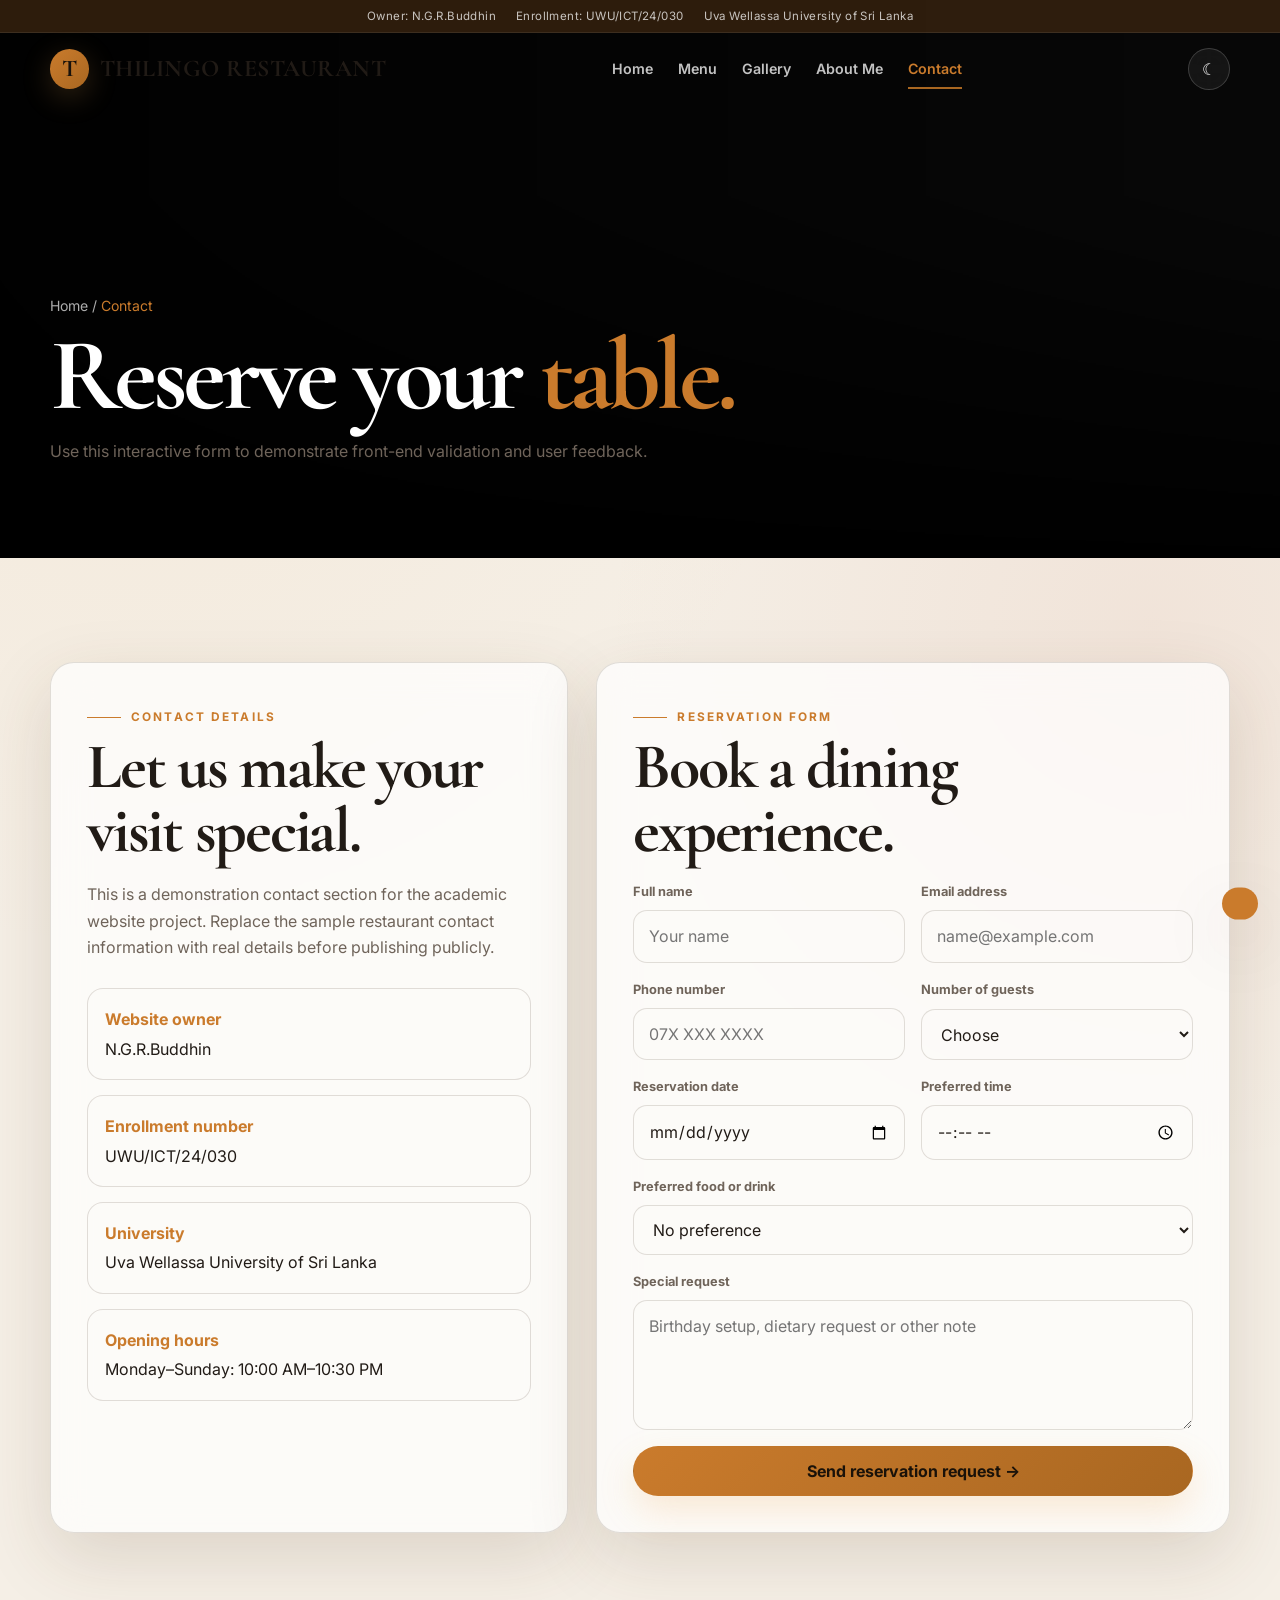
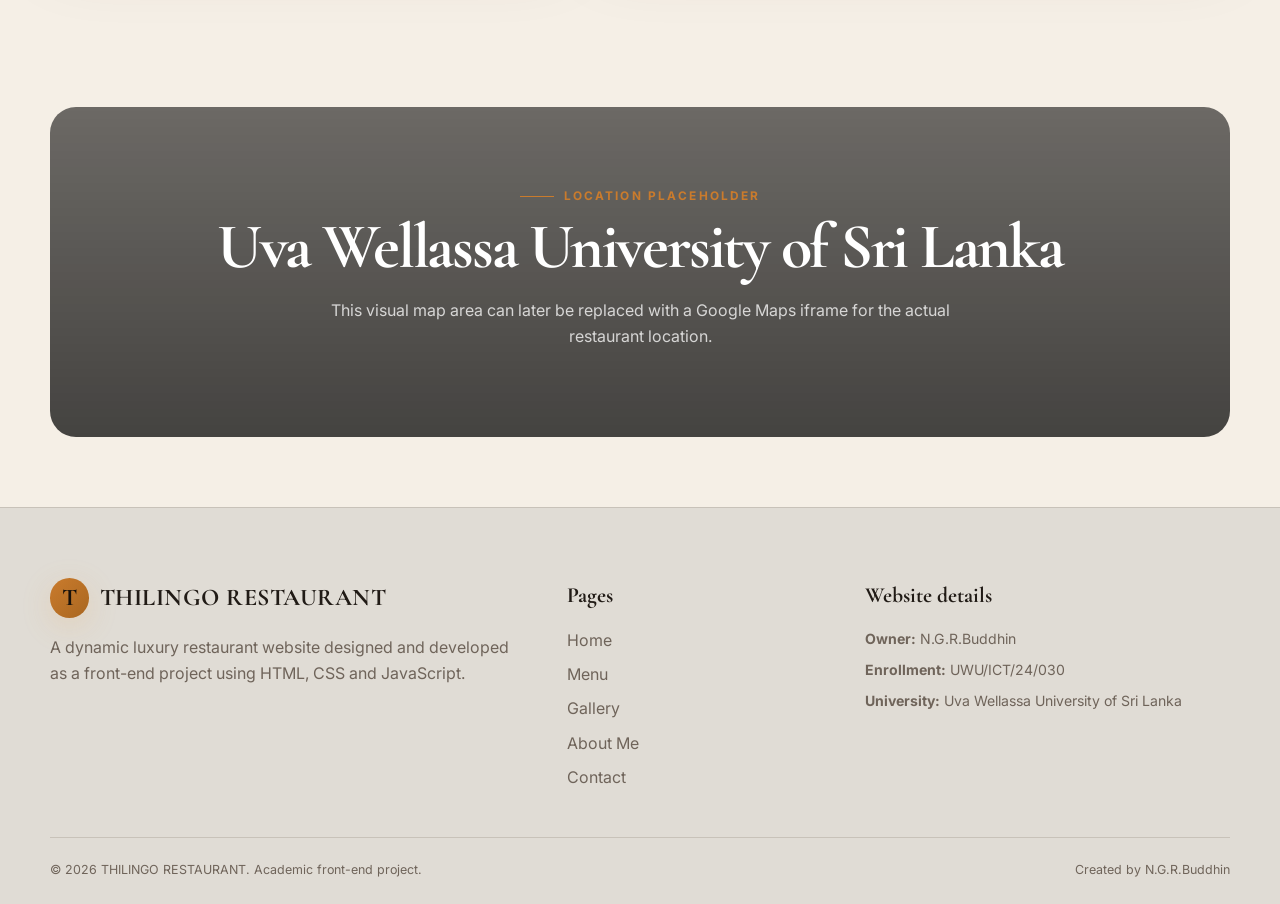
<file: contact.html>
<!DOCTYPE html>
<html lang="en" data-theme="dark">

<head>
  <meta charset="UTF-8">
  <meta name="viewport" content="width=device-width, initial-scale=1.0">
  <meta name="description" content="Contact and reservation page for Ember & Spice restaurant.">
  <title>Contact & Reservation | THILINGO RESTAURANT</title>
  <link rel="stylesheet" href="styles.css">
  <script src="script.js" defer></script>
</head>

<body data-page="contact">
  <div class="scroll-progress" aria-hidden="true"></div>
  <header class="site-header">
    <div class="identity-strip">
      <div class="container"><span>Owner: N.G.R.Buddhin</span><span>Enrollment: UWU/ICT/24/030</span><span>Uva Wellassa
          University of Sri Lanka</span></div>
    </div>
    <nav class="navbar container" aria-label="Main navigation">
      <a class="brand" href="index.html"><span class="brand-mark">T</span><span>THILINGO RESTAURANT</span></a>
      <div class="nav-links"><a data-nav="home" href="index.html">Home</a><a data-nav="menu" href="menu.html">Menu</a><a
          data-nav="gallery" href="gallery.html">Gallery</a><a data-nav="about" href="about.html">About Me</a><a
          data-nav="contact" href="contact.html">Contact</a></div>
      <div class="nav-actions"><button class="icon-btn" data-theme-toggle type="button"
          aria-label="Switch theme">☀</button><button class="icon-btn menu-toggle" data-menu-toggle type="button"
          aria-label="Open navigation" aria-expanded="false">☰</button></div>
    </nav>
  </header>

  <main>
    <section class="page-hero">
      <div class="hero-bg"
        style="background-image:url('https://images.unsplash.com/photo-1578474846511-04ba529f0b88?auto=format&fit=crop&w=2000&q=90')">
      </div>
      <div class="container">
        <div class="breadcrumb reveal"><a href="index.html">Home</a> / <span>Contact</span></div>
        <h1 class="display-title reveal delay-1">Reserve your <span class="text-gold">table.</span></h1>
        <p class="section-copy reveal delay-2">Use this interactive form to demonstrate front-end validation and user
          feedback.</p>
      </div>
    </section>

    <section class="section">
      <div class="container contact-grid">
        <aside class="contact-panel glass-card reveal from-left">
          <span class="eyebrow">Contact details</span>
          <h2 class="section-title" style="font-size:clamp(2.5rem,5vw,4rem)">Let us make your visit special.</h2>
          <p class="section-copy">This is a demonstration contact section for the academic website project. Replace the
            sample restaurant contact information with real details before publishing publicly.</p>
          <div class="contact-list">
            <div class="contact-item"><strong>Website owner</strong>N.G.R.Buddhin</div>
            <div class="contact-item"><strong>Enrollment number</strong>UWU/ICT/24/030</div>
            <div class="contact-item"><strong>University</strong>Uva Wellassa University of Sri Lanka</div>
            <div class="contact-item"><strong>Opening hours</strong>Monday–Sunday: 10:00 AM–10:30 PM</div>
          </div>
        </aside>

        <section class="form-panel glass-card reveal from-right">
          <span class="eyebrow">Reservation form</span>
          <h2 class="section-title" style="font-size:clamp(2.5rem,5vw,4rem)">Book a dining experience.</h2>
          <form id="reservationForm">
            <div class="form-grid">
              <div class="form-group"><label for="name">Full name</label><input class="form-control" id="name"
                  name="name" type="text" placeholder="Your name" required></div>
              <div class="form-group"><label for="email">Email address</label><input class="form-control" id="email"
                  name="email" type="email" placeholder="name@example.com" required></div>
              <div class="form-group"><label for="phone">Phone number</label><input class="form-control" id="phone"
                  name="phone" type="tel" placeholder="07X XXX XXXX" required></div>
              <div class="form-group"><label for="guests">Number of guests</label><select class="form-control"
                  id="guests" name="guests" required>
                  <option value="">Choose</option>
                  <option>1 guest</option>
                  <option>2 guests</option>
                  <option>3 guests</option>
                  <option>4 guests</option>
                  <option>5 guests</option>
                  <option>6+ guests</option>
                </select></div>
              <div class="form-group"><label for="date">Reservation date</label><input class="form-control" id="date"
                  name="date" type="date" required></div>
              <div class="form-group"><label for="time">Preferred time</label><input class="form-control" id="time"
                  name="time" type="time" required></div>
              <div class="form-group full"><label for="dish">Preferred food or drink</label><select class="form-control"
                  id="dish" name="dish">
                  <option>No preference</option>
                  <option>Basmathi fried rice</option>
                  <option>Bites</option>
                  <option>Samba fried rice</option>
                  <option>Fruit juice</option>
                  <option>Kottu</option>
                  <option>Milkshake</option>
                  <option>Pasta Spaghetti</option>
                  <option>Mojito</option>
                </select></div>
              <div class="form-group full"><label for="message">Special request</label><textarea class="form-control"
                  id="message" name="message" placeholder="Birthday setup, dietary request or other note"></textarea>
              </div>
              <div class="form-group full"><button class="btn btn-primary" type="submit">Send reservation request
                  →</button></div>
            </div>
          </form>
        </section>
      </div>
    </section>

    <section class="section section-sm">
      <div class="container map-card reveal">
        <div><span class="eyebrow">Location placeholder</span>
          <h2 class="section-title">Uva Wellassa University of Sri Lanka</h2>
          <p style="color:rgba(255,255,255,.76);max-width:620px;margin-inline:auto">This visual map area can later be
            replaced with a Google Maps iframe for the actual restaurant location.</p>
        </div>
      </div>
    </section>
  </main>

  <footer class="site-footer">
    <div class="container footer-grid">
      <div><a class="brand" href="index.html"><span class="brand-mark">T</span><span>THILINGO RESTAURANT</span></a>
        <p class="section-copy">A dynamic luxury restaurant website designed and developed as a front-end project using
          HTML, CSS and JavaScript.</p>
      </div>
      <div>
        <h3 class="footer-title">Pages</h3>
        <div class="footer-links"><a href="index.html">Home</a><a href="menu.html">Menu</a><a
            href="gallery.html">Gallery</a><a href="about.html">About Me</a><a href="contact.html">Contact</a></div>
      </div>
      <div>
        <h3 class="footer-title">Website details</h3>
        <div class="footer-details"><span><strong>Owner:</strong> N.G.R.Buddhin</span><span><strong>Enrollment:</strong>
            UWU/ICT/24/030</span><span><strong>University:</strong> Uva Wellassa University of Sri Lanka</span></div>
      </div>
    </div>
    <div class="container footer-bottom"><span>© <span data-year></span> THILINGO RESTAURANT. Academic front-end
        project.</span><span>Created by N.G.R.Buddhin</span></div>
  </footer>
  <div class="toast" role="status" aria-live="polite"></div>
</body>

</html>
</file>
<file: styles.css>
@import url('https://fonts.googleapis.com/css2?family=Cormorant+Garamond:wght@500;600;700&family=Inter:wght@400;500;600;700&display=swap');

:root {
  --bg: #0d0d0d;
  --bg-soft: #151515;
  --card: rgba(255,255,255,.055);
  --card-solid: #191919;
  --text: #f7f1e8;
  --muted: #b8b0a4;
  --gold: #e7a957;
  --gold-2: #ffc978;
  --accent: #b94f2f;
  --line: rgba(255,255,255,.12);
  --shadow: 0 24px 70px rgba(0,0,0,.32);
  --radius: 24px;
  --header-height: 104px;
}

[data-theme="light"] {
  --bg: #f5efe6;
  --bg-soft: #fffaf2;
  --card: rgba(255,255,255,.72);
  --card-solid: #ffffff;
  --text: #211b16;
  --muted: #6f645a;
  --gold: #a96721;
  --gold-2: #ca7b2c;
  --accent: #9e3f27;
  --line: rgba(50,35,20,.14);
  --shadow: 0 24px 70px rgba(82,56,30,.15);
}

* { box-sizing: border-box; }
html { scroll-behavior: smooth; }
body {
  margin: 0;
  color: var(--text);
  background:
    radial-gradient(circle at 10% 10%, rgba(231,169,87,.08), transparent 28%),
    radial-gradient(circle at 90% 25%, rgba(185,79,47,.07), transparent 25%),
    var(--bg);
  font-family: 'Inter', sans-serif;
  line-height: 1.65;
  overflow-x: hidden;
  transition: background .35s ease, color .35s ease;
}
body::selection { background: var(--gold); color: #111; }
a { color: inherit; text-decoration: none; }
img { display: block; max-width: 100%; }
button, input, textarea, select { font: inherit; }
button { cursor: pointer; }

.container { width: min(1180px, calc(100% - 38px)); margin-inline: auto; }
.section { padding: 104px 0; position: relative; }
.section-sm { padding: 70px 0; }
.eyebrow {
  display: inline-flex;
  align-items: center;
  gap: 10px;
  color: var(--gold-2);
  font-weight: 700;
  text-transform: uppercase;
  letter-spacing: .18em;
  font-size: .74rem;
}
.eyebrow::before { content: ''; width: 34px; height: 1px; background: currentColor; }
.display-title {
  margin: 12px 0 18px;
  max-width: 860px;
  font-family: 'Cormorant Garamond', serif;
  font-weight: 700;
  font-size: clamp(3.2rem, 8vw, 7rem);
  line-height: .88;
  letter-spacing: -.045em;
}
.section-title {
  margin: 8px 0 18px;
  font-family: 'Cormorant Garamond', serif;
  font-size: clamp(2.45rem, 5vw, 4.7rem);
  line-height: 1;
  letter-spacing: -.035em;
}
.section-copy { color: var(--muted); max-width: 690px; }
.text-gold { color: var(--gold-2); }
.muted { color: var(--muted); }
.center { text-align: center; }
.center .section-copy { margin-inline: auto; }

.scroll-progress {
  position: fixed;
  z-index: 3000;
  top: 0;
  left: 0;
  width: 0;
  height: 3px;
  background: linear-gradient(90deg, var(--gold), var(--accent));
}

.site-header {
  position: fixed;
  z-index: 2000;
  inset: 0 0 auto 0;
  transition: .3s ease;
}
.site-header.scrolled {
  background: color-mix(in srgb, var(--bg) 88%, transparent);
  backdrop-filter: blur(18px);
  box-shadow: 0 12px 40px rgba(0,0,0,.16);
}
.identity-strip {
  min-height: 32px;
  border-bottom: 1px solid rgba(255,255,255,.08);
  background: rgba(0,0,0,.28);
  color: rgba(255,255,255,.74);
  font-size: .72rem;
  letter-spacing: .035em;
}
[data-theme="light"] .identity-strip { background: rgba(55,35,15,.82); }
.identity-strip .container {
  min-height: 32px;
  display: flex;
  align-items: center;
  justify-content: center;
  gap: 20px;
  flex-wrap: wrap;
}
.navbar {
  min-height: 72px;
  display: flex;
  align-items: center;
  justify-content: space-between;
  gap: 24px;
}
.brand {
  display: inline-flex;
  align-items: center;
  gap: 11px;
  font-family: 'Cormorant Garamond', serif;
  font-weight: 700;
  font-size: 1.5rem;
  letter-spacing: .02em;
}
.brand-mark {
  width: 39px;
  aspect-ratio: 1;
  display: grid;
  place-items: center;
  border-radius: 50%;
  color: #17110b;
  background: linear-gradient(135deg, var(--gold-2), var(--gold));
  box-shadow: 0 8px 30px rgba(231,169,87,.22);
}
.nav-links { display: flex; align-items: center; gap: 25px; }
.nav-links a {
  position: relative;
  color: rgba(255,255,255,.76);
  font-size: .89rem;
  font-weight: 600;
}
[data-theme="light"] .site-header.scrolled .nav-links a,
[data-theme="light"] .site-header.scrolled .brand { color: var(--text); }
.nav-links a::after {
  content: '';
  position: absolute;
  left: 0;
  right: 100%;
  bottom: -8px;
  height: 2px;
  background: var(--gold);
  transition: right .25s ease;
}
.nav-links a:hover::after, .nav-links a.active::after { right: 0; }
.nav-links a.active { color: var(--gold-2); }
.nav-actions { display: flex; align-items: center; gap: 10px; }
.icon-btn {
  width: 42px;
  height: 42px;
  display: inline-grid;
  place-items: center;
  border: 1px solid rgba(255,255,255,.18);
  border-radius: 50%;
  color: #fff;
  background: rgba(255,255,255,.06);
  backdrop-filter: blur(12px);
  transition: .25s ease;
}
[data-theme="light"] .site-header.scrolled .icon-btn { color: var(--text); border-color: var(--line); }
.icon-btn:hover { transform: translateY(-2px); border-color: var(--gold); }
.menu-toggle { display: none; }

.btn {
  display: inline-flex;
  align-items: center;
  justify-content: center;
  gap: 10px;
  min-height: 50px;
  padding: 0 24px;
  border: 1px solid transparent;
  border-radius: 999px;
  font-weight: 700;
  transition: transform .25s ease, box-shadow .25s ease, background .25s ease;
}
.btn:hover { transform: translateY(-3px); }
.btn-primary {
  color: #1a1209;
  background: linear-gradient(135deg, var(--gold-2), var(--gold));
  box-shadow: 0 15px 35px rgba(231,169,87,.22);
}
.btn-outline { color: var(--text); border-color: var(--line); background: rgba(255,255,255,.04); }
.btn-dark { color: #fff; background: #111; }

.hero {
  min-height: 100svh;
  position: relative;
  display: grid;
  align-items: end;
  overflow: hidden;
  color: #fff;
  background: #090909;
}
.hero-bg {
  position: absolute;
  inset: -6%;
  background-position: center;
  background-size: cover;
  will-change: transform;
  transform: scale(1.03);
}
.hero::after {
  content: '';
  position: absolute;
  inset: 0;
  background:
    linear-gradient(90deg, rgba(5,5,5,.88) 0%, rgba(5,5,5,.56) 47%, rgba(5,5,5,.14) 85%),
    linear-gradient(0deg, rgba(5,5,5,.97) 0%, transparent 45%);
}
.hero-content {
  position: relative;
  z-index: 2;
  padding: calc(var(--header-height) + 85px) 0 94px;
}
.hero .section-copy { color: rgba(255,255,255,.76); font-size: 1.04rem; }
.hero-actions { display: flex; flex-wrap: wrap; gap: 13px; margin-top: 31px; }
.hero-meta {
  margin-top: 52px;
  display: grid;
  grid-template-columns: repeat(3, minmax(0, 1fr));
  max-width: 760px;
  border-top: 1px solid rgba(255,255,255,.18);
}
.hero-meta > div { padding: 20px 22px 0 0; }
.hero-meta strong { display: block; color: var(--gold-2); font-family: 'Cormorant Garamond', serif; font-size: 1.45rem; }
.hero-meta span { color: rgba(255,255,255,.62); font-size: .78rem; }
.scroll-cue {
  position: absolute;
  z-index: 3;
  right: 32px;
  bottom: 34px;
  width: 50px;
  height: 76px;
  border: 1px solid rgba(255,255,255,.34);
  border-radius: 999px;
  display: grid;
  place-items: start center;
  padding-top: 13px;
}
.scroll-cue::after {
  content: '';
  width: 5px;
  height: 11px;
  border-radius: 10px;
  background: var(--gold-2);
  animation: scrollCue 1.8s infinite;
}
@keyframes scrollCue { 0% { transform: translateY(0); opacity: 0; } 35% { opacity: 1; } 100% { transform: translateY(32px); opacity: 0; } }

.page-hero {
  min-height: 62svh;
  display: grid;
  place-items: end start;
  position: relative;
  overflow: hidden;
  color: #fff;
  background: #0a0a0a;
}
.page-hero .hero-bg { inset: -7%; }
.page-hero::after {
  content: '';
  position: absolute;
  inset: 0;
  background: linear-gradient(90deg, rgba(0,0,0,.88), rgba(0,0,0,.22)), linear-gradient(0deg, rgba(0,0,0,.9), transparent 65%);
}
.page-hero .container { position: relative; z-index: 2; padding: 185px 0 78px; }
.page-hero .display-title { font-size: clamp(3.5rem, 8vw, 6.7rem); }
.breadcrumb { color: rgba(255,255,255,.68); font-size: .88rem; }
.breadcrumb span { color: var(--gold-2); }

.grid-2 { display: grid; grid-template-columns: 1fr 1fr; gap: 56px; align-items: center; }
.grid-3 { display: grid; grid-template-columns: repeat(3, 1fr); gap: 24px; }
.grid-4 { display: grid; grid-template-columns: repeat(4, 1fr); gap: 20px; }

.glass-card {
  border: 1px solid var(--line);
  background: var(--card);
  backdrop-filter: blur(18px);
  border-radius: var(--radius);
  box-shadow: var(--shadow);
}
.image-card {
  position: relative;
  min-height: 590px;
  border-radius: 32px;
  overflow: hidden;
  box-shadow: var(--shadow);
}
.image-card img { width: 100%; height: 100%; position: absolute; inset: 0; object-fit: cover; }
.image-card::after { content: ''; position: absolute; inset: 0; background: linear-gradient(0deg, rgba(0,0,0,.58), transparent 52%); }
.floating-note {
  position: absolute;
  z-index: 2;
  right: 24px;
  bottom: 24px;
  max-width: 260px;
  padding: 19px;
  border: 1px solid rgba(255,255,255,.25);
  border-radius: 18px;
  color: #fff;
  background: rgba(0,0,0,.38);
  backdrop-filter: blur(14px);
}
.floating-note strong { display: block; font-family: 'Cormorant Garamond', serif; font-size: 1.45rem; color: var(--gold-2); }

.food-card {
  overflow: hidden;
  border: 1px solid var(--line);
  background: var(--card-solid);
  border-radius: 22px;
  transition: transform .35s ease, box-shadow .35s ease, border-color .35s ease;
}
.food-card:hover { transform: translateY(-10px); box-shadow: var(--shadow); border-color: rgba(231,169,87,.45); }
.food-image { height: 250px; overflow: hidden; position: relative; }
.food-image img { width: 100%; height: 100%; object-fit: cover; transition: transform .65s ease; }
.food-card:hover .food-image img { transform: scale(1.08); }
.food-badge {
  position: absolute;
  top: 14px;
  left: 14px;
  padding: 7px 11px;
  border-radius: 999px;
  color: #16100a;
  background: var(--gold-2);
  font-size: .69rem;
  font-weight: 800;
  text-transform: uppercase;
  letter-spacing: .08em;
}
.food-content { padding: 23px; }
.food-content h3 { margin: 0 0 6px; font-family: 'Cormorant Garamond', serif; font-size: 1.75rem; }
.food-content p { margin: 0 0 18px; color: var(--muted); font-size: .88rem; }
.food-bottom { display: flex; align-items: center; justify-content: space-between; gap: 14px; }
.price { color: var(--gold-2); font-weight: 800; }
.mini-link { font-weight: 700; font-size: .8rem; }

.stats-band {
  border-top: 1px solid var(--line);
  border-bottom: 1px solid var(--line);
  background: linear-gradient(90deg, rgba(231,169,87,.04), rgba(185,79,47,.05));
}
.stat { padding: 38px 16px; text-align: center; }
.stat-number { display: block; font-family: 'Cormorant Garamond', serif; color: var(--gold-2); font-size: 3.6rem; line-height: 1; font-weight: 700; }
.stat-label { color: var(--muted); font-size: .82rem; text-transform: uppercase; letter-spacing: .11em; }

.quote-card { padding: 30px; }
.quote-card .stars { color: var(--gold-2); letter-spacing: .13em; }
.quote-card blockquote { margin: 16px 0 22px; font-family: 'Cormorant Garamond', serif; font-size: 1.5rem; line-height: 1.3; }
.quote-author { color: var(--muted); font-size: .84rem; }

.cta-panel {
  overflow: hidden;
  position: relative;
  padding: 70px;
  border-radius: 32px;
  color: #fff;
  background: linear-gradient(120deg, rgba(0,0,0,.86), rgba(0,0,0,.35)), url('https://images.unsplash.com/photo-1414235077428-338989a2e8c0?auto=format&fit=crop&w=1800&q=88') center/cover;
  box-shadow: var(--shadow);
}
.cta-panel::after { content: ''; position: absolute; inset: 0; border: 1px solid rgba(255,255,255,.18); border-radius: inherit; pointer-events: none; }
.cta-panel > * { position: relative; z-index: 1; }
.cta-panel .section-title { max-width: 720px; }

.filter-bar { display: flex; flex-wrap: wrap; gap: 10px; margin: 34px 0 42px; }
.filter-btn {
  padding: 10px 17px;
  border: 1px solid var(--line);
  border-radius: 999px;
  color: var(--text);
  background: var(--card);
  font-weight: 700;
}
.filter-btn.active, .filter-btn:hover { color: #181108; background: var(--gold-2); border-color: transparent; }
.menu-grid { display: grid; grid-template-columns: repeat(3, 1fr); gap: 25px; }
.menu-item.hidden { display: none; }

.gallery-grid { columns: 3 300px; column-gap: 18px; }
.gallery-item {
  position: relative;
  margin: 0 0 18px;
  break-inside: avoid;
  overflow: hidden;
  border-radius: 20px;
  border: 1px solid var(--line);
  cursor: zoom-in;
}
.gallery-item img { width: 100%; transition: transform .5s ease, filter .4s ease; }
.gallery-item::after {
  content: 'View image  ↗';
  position: absolute;
  left: 16px;
  bottom: 16px;
  padding: 8px 12px;
  border-radius: 999px;
  color: #fff;
  background: rgba(0,0,0,.55);
  backdrop-filter: blur(10px);
  opacity: 0;
  transform: translateY(8px);
  transition: .3s ease;
  font-size: .75rem;
}
.gallery-item:hover img { transform: scale(1.045); filter: brightness(.76); }
.gallery-item:hover::after { opacity: 1; transform: none; }
.lightbox {
  position: fixed;
  z-index: 5000;
  inset: 0;
  display: none;
  place-items: center;
  padding: 30px;
  background: rgba(0,0,0,.9);
  backdrop-filter: blur(12px);
}
.lightbox.open { display: grid; }
.lightbox img { max-width: min(1080px, 92vw); max-height: 84vh; border-radius: 20px; box-shadow: 0 35px 100px rgba(0,0,0,.6); }
.lightbox-close { position: fixed; top: 24px; right: 24px; }

.profile-wrap { display: grid; grid-template-columns: .84fr 1.16fr; gap: 58px; align-items: center; }
.profile-frame {
  position: relative;
  min-height: 690px;
  overflow: hidden;
  border-radius: 34px;
  box-shadow: var(--shadow);
}
.profile-frame img { position: absolute; inset: 0; width: 100%; height: 100%; object-fit: cover; object-position: 55% center; }
.profile-frame::after { content: ''; position: absolute; inset: 0; border: 1px solid rgba(255,255,255,.2); border-radius: inherit; box-shadow: inset 0 0 0 12px rgba(255,255,255,.035); }
.profile-card { padding: 34px; }
.profile-card h3 { font-family: 'Cormorant Garamond', serif; font-size: 2rem; margin: 0 0 18px; }
.info-list { display: grid; gap: 12px; margin: 25px 0; }
.info-row { display: grid; grid-template-columns: 170px 1fr; gap: 18px; padding-bottom: 12px; border-bottom: 1px solid var(--line); }
.info-row strong { color: var(--gold-2); }
.skill-list { display: grid; gap: 18px; margin-top: 28px; }
.skill-head { display: flex; justify-content: space-between; margin-bottom: 8px; font-size: .86rem; font-weight: 700; }
.skill-track { height: 8px; border-radius: 99px; background: rgba(127,127,127,.18); overflow: hidden; }
.skill-fill { height: 100%; width: 0; border-radius: inherit; background: linear-gradient(90deg, var(--gold), var(--accent)); transition: width 1.2s ease; }
.skill-fill.animate { width: var(--level); }
.process-card { padding: 26px; }
.process-number { color: var(--gold-2); font-family: 'Cormorant Garamond', serif; font-size: 2.7rem; line-height: 1; }
.process-card h3 { margin: 10px 0; font-family: 'Cormorant Garamond', serif; font-size: 1.55rem; }
.process-card p { margin: 0; color: var(--muted); font-size: .9rem; }

.contact-grid { display: grid; grid-template-columns: .9fr 1.1fr; gap: 28px; align-items: stretch; }
.contact-panel, .form-panel { padding: 36px; }
.contact-list { display: grid; gap: 15px; margin-top: 28px; }
.contact-item { padding: 17px; border: 1px solid var(--line); border-radius: 16px; background: rgba(255,255,255,.025); }
.contact-item strong { display: block; color: var(--gold-2); margin-bottom: 3px; }
.form-grid { display: grid; grid-template-columns: 1fr 1fr; gap: 16px; }
.form-group { display: grid; gap: 8px; }
.form-group.full { grid-column: 1 / -1; }
.form-group label { font-size: .8rem; font-weight: 700; color: var(--muted); }
.form-control {
  width: 100%;
  min-height: 50px;
  padding: 12px 15px;
  color: var(--text);
  border: 1px solid var(--line);
  border-radius: 14px;
  outline: none;
  background: rgba(255,255,255,.035);
  transition: border .2s ease, box-shadow .2s ease;
}
.form-control:focus { border-color: var(--gold); box-shadow: 0 0 0 4px rgba(231,169,87,.12); }
textarea.form-control { min-height: 130px; resize: vertical; }
.map-card {
  min-height: 330px;
  display: grid;
  place-items: center;
  border-radius: 26px;
  color: #fff;
  text-align: center;
  background: linear-gradient(rgba(0,0,0,.56), rgba(0,0,0,.72)), url('https://images.unsplash.com/photo-1578474846511-04ba529f0b88?auto=format&fit=crop&w=1600&q=85') center/cover;
}
.toast {
  position: fixed;
  z-index: 6000;
  right: 22px;
  bottom: 22px;
  max-width: 360px;
  padding: 16px 18px;
  border-radius: 16px;
  color: #181108;
  background: var(--gold-2);
  box-shadow: var(--shadow);
  transform: translateY(130%);
  transition: transform .35s ease;
  font-weight: 700;
}
.toast.show { transform: none; }

.site-footer {
  padding: 70px 0 24px;
  border-top: 1px solid var(--line);
  background: color-mix(in srgb, var(--bg-soft) 88%, #000 12%);
}
.footer-grid { display: grid; grid-template-columns: 1.3fr .7fr 1fr; gap: 42px; }
.footer-title { margin: 0 0 13px; font-family: 'Cormorant Garamond', serif; font-size: 1.35rem; }
.footer-links { display: grid; gap: 8px; color: var(--muted); }
.footer-links a:hover { color: var(--gold-2); }
.footer-details { display: grid; gap: 8px; color: var(--muted); font-size: .88rem; }
.footer-bottom { margin-top: 46px; padding-top: 22px; border-top: 1px solid var(--line); display: flex; justify-content: space-between; gap: 20px; color: var(--muted); font-size: .78rem; }

.reveal { opacity: 0; transform: translateY(34px); transition: opacity .8s ease, transform .8s cubic-bezier(.22,1,.36,1); }
.reveal.from-left { transform: translateX(-44px); }
.reveal.from-right { transform: translateX(44px); }
.reveal.visible { opacity: 1; transform: none; }
.delay-1 { transition-delay: .12s; }
.delay-2 { transition-delay: .24s; }
.delay-3 { transition-delay: .36s; }

@media (max-width: 980px) {
  :root { --header-height: 96px; }
  .identity-strip .container { gap: 9px 16px; }
  .nav-links {
    position: fixed;
    top: 104px;
    right: 18px;
    width: min(340px, calc(100% - 36px));
    padding: 24px;
    flex-direction: column;
    align-items: stretch;
    border: 1px solid var(--line);
    border-radius: 22px;
    background: color-mix(in srgb, var(--bg) 94%, transparent);
    backdrop-filter: blur(18px);
    box-shadow: var(--shadow);
    opacity: 0;
    visibility: hidden;
    transform: translateY(-10px);
    transition: .25s ease;
  }
  .nav-links.open { opacity: 1; visibility: visible; transform: none; }
  .nav-links a { padding: 10px 4px; color: var(--text); }
  .menu-toggle { display: inline-grid; }
  .grid-4 { grid-template-columns: repeat(2, 1fr); }
  .grid-3, .menu-grid { grid-template-columns: repeat(2, 1fr); }
  .grid-2, .profile-wrap, .contact-grid { grid-template-columns: 1fr; }
  .profile-frame { min-height: 620px; }
  .footer-grid { grid-template-columns: 1fr 1fr; }
  .footer-grid > :first-child { grid-column: 1 / -1; }
}

@media (max-width: 640px) {
  .container { width: min(100% - 28px, 1180px); }
  .section { padding: 78px 0; }
  .identity-strip { display: none; }
  .navbar { min-height: 74px; }
  .nav-links { top: 82px; }
  .brand { font-size: 1.2rem; }
  .brand-mark { width: 34px; }
  .hero-content { padding-top: 130px; padding-bottom: 72px; }
  .hero-meta { grid-template-columns: 1fr; gap: 12px; border-top: 0; }
  .hero-meta > div { padding: 11px 0; border-top: 1px solid rgba(255,255,255,.16); }
  .scroll-cue { display: none; }
  .page-hero .container { padding-top: 140px; }
  .grid-4, .grid-3, .menu-grid { grid-template-columns: 1fr; }
  .image-card { min-height: 470px; }
  .cta-panel { padding: 45px 25px; }
  .profile-frame { min-height: 500px; }
  .profile-card, .contact-panel, .form-panel { padding: 25px; }
  .info-row { grid-template-columns: 1fr; gap: 3px; }
  .form-grid { grid-template-columns: 1fr; }
  .footer-grid { grid-template-columns: 1fr; }
  .footer-grid > :first-child { grid-column: auto; }
  .footer-bottom { flex-direction: column; }
  .gallery-grid { columns: 1; }
}

@media (prefers-reduced-motion: reduce) {
  *, *::before, *::after { animation-duration: .01ms !important; animation-iteration-count: 1 !important; scroll-behavior: auto !important; transition-duration: .01ms !important; }
  .reveal { opacity: 1; transform: none; }
}
</file>
